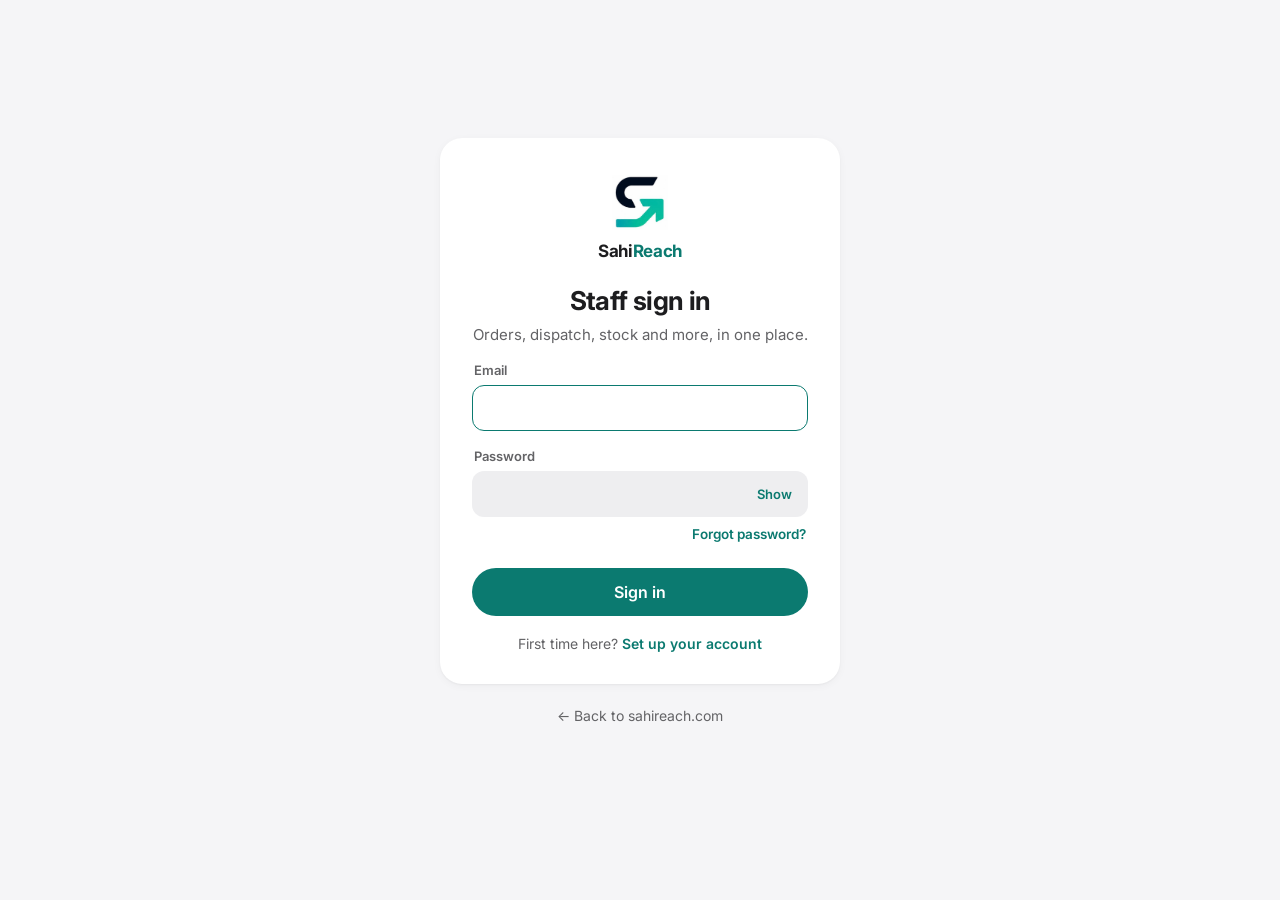
<file: staff-login/index.html>
<!doctype html>
<html lang="en">
<head>
<meta charset="utf-8">
<meta name="viewport" content="width=device-width, initial-scale=1, viewport-fit=cover">
<meta name="robots" content="noindex, nofollow">
<meta name="referrer" content="same-origin">
<title>SahiReach Staff</title>
<meta name="theme-color" content="#f5f5f7" media="(prefers-color-scheme: light)">
<meta name="theme-color" content="#0e0e10" media="(prefers-color-scheme: dark)">
<meta name="mobile-web-app-capable" content="yes">
<meta name="apple-mobile-web-app-capable" content="yes">
<meta name="apple-mobile-web-app-title" content="SahiReach">
<meta name="apple-mobile-web-app-status-bar-style" content="default">
<link rel="icon" href="/favicon.ico" sizes="any">
<link rel="apple-touch-icon" href="/apple-touch-icon.png">
<link rel="preconnect" href="https://fonts.googleapis.com">
<link rel="preconnect" href="https://fonts.gstatic.com" crossorigin>
<link rel="stylesheet" href="https://fonts.googleapis.com/css2?family=Inter:wght@400;500;600;700&display=swap">
<link rel="stylesheet" href="/staff-login/app.css?v=9100d18304">
<style>
/* Sign-in screen. Everything behind it (the tool and its data) only arrives after sign-in. */
.app[hidden], .tabbar[hidden] { display: none !important; }
.gate { position: fixed; inset: 0; overflow-y: auto; -webkit-overflow-scrolling: touch; display: flex; flex-direction: column; align-items: center;
  padding: max(24px, env(safe-area-inset-top)) max(16px, env(safe-area-inset-right)) max(24px, env(safe-area-inset-bottom)) max(16px, env(safe-area-inset-left)); background: var(--bg); z-index: 50; }
.gate::before, .gate::after { content: ""; flex: 1 1 24px; }
.gate::after { flex-grow: 1.4; }
.gate-card { width: 100%; max-width: 400px; background: var(--surface); border-radius: var(--r-xl); box-shadow: var(--shadow-1); padding: 36px 32px 30px; text-align: center; flex: none; }
.gate-logo { width: 56px; height: 56px; object-fit: contain; display: block; margin: 0 auto 10px; }
.gate-brand { font-size: 17px; font-weight: 700; letter-spacing: -0.02em; }
.gate-brand span { color: var(--tint); }
.gate h1 { font-size: 26px; line-height: 1.15; font-weight: 700; letter-spacing: -0.025em; margin-top: 22px; }
.gate-sub { color: var(--ink-2); font-size: 15px; margin-top: 8px; text-wrap: balance; }
.gate form { text-align: left; }
.gate form h1, .gate form .gate-sub { text-align: center; }
#g-load .gate-error { text-align: left; }
.fld { display: block; margin-top: 16px; }
.fld > span:first-child { display: block; font-size: 13px; font-weight: 600; color: var(--ink-2); margin: 0 2px 6px; }
.gate .input { height: 46px; font-size: 16px; padding: 0 14px; border-radius: var(--r-md); }
.fld .hint { display: block; font-size: 12.5px; color: var(--ink-3); margin: 6px 2px 0; font-weight: 400; }
.pw { position: relative; display: block; }
.pw .input { padding-right: 64px; }
.pw-toggle { position: absolute; right: 6px; top: 6px; height: 34px; padding: 0 10px; border-radius: 8px; font-size: 13px; font-weight: 600; color: var(--tint); }
.pw-toggle:hover { background: var(--fill-2); }
#su-code { font-family: var(--mono); letter-spacing: 0.06em; text-transform: uppercase; }
#su-code::placeholder { letter-spacing: 0.02em; }
.gate-go { width: 100%; margin-top: 24px; }
.gate-go[disabled] { opacity: 0.6; }
.gate-alt { text-align: center; color: var(--ink-2); font-size: 14px; margin-top: 18px; }
.linkish { color: var(--tint); font-weight: 600; font-size: inherit; }
.linkish:hover { text-decoration: underline; }
.gate-forgot { text-align: right; margin: 8px 2px 0; font-size: 13.5px; }
.gate-ok { margin-top: 18px; background: var(--good-soft); color: var(--good); border-radius: var(--r-md); padding: 11px 14px; font-size: 14px; font-weight: 500; }
.gate-error { margin-top: 18px; background: var(--bad-soft); color: var(--bad); border-radius: var(--r-md); padding: 11px 14px; font-size: 14px; font-weight: 500; }
.gate-state { padding: 26px 0 8px; color: var(--ink-2); font-size: 15px; }
.gate-state .btn { margin-top: 18px; }
.spinner { width: 26px; height: 26px; margin: 0 auto 14px; border-radius: 50%; border: 2.5px solid var(--fill); border-top-color: var(--tint); animation: gate-spin 0.8s linear infinite; }
@keyframes gate-spin { to { transform: rotate(360deg); } }
.gate-back { margin-top: 22px; font-size: 14px; color: var(--ink-2); flex: none; }
.gate-back:hover { color: var(--ink); }
@media (max-width: 440px) { .gate-card { padding: 30px 22px 26px; } .gate h1 { font-size: 24px; } }
@media (prefers-reduced-motion: reduce) { .spinner { animation-duration: 2.4s; } }
</style>
</head>
<body>
<div class="gate" id="gate">
  <div class="gate-card">
    <img class="gate-logo" src="/logo.png" alt="" width="56" height="56">
    <div class="gate-brand">Sahi<span>Reach</span></div>

    <div class="gate-state" id="g-wait"><div class="spinner"></div><div id="g-wait-msg">Checking your sign-in…</div></div>

    <div class="gate-state" id="g-retry" hidden><div id="g-retry-msg"></div><button class="btn btn-primary" type="button" id="g-retry-go">Try again</button><div><button class="linkish" type="button" id="g-retry-out" style="margin-top:14px;font-size:14px">Sign out</button></div></div>

    <div id="g-load" hidden>
      <h1>Load your workspace</h1>
      <p class="gate-sub">One-time step. Choose the workspace file you were sent. It is saved in your private database, never on the website.</p>
      <div class="gate-error" id="ld-err" role="alert" hidden></div>
      <input type="file" id="ld-file" accept=".json,application/json" hidden>
      <button class="btn btn-primary btn-lg gate-go" type="button" id="ld-go">Choose workspace file</button>
      <p class="gate-alt"><button type="button" class="linkish" id="ld-out">Sign out</button></p>
    </div>

    <form id="g-signin" hidden novalidate>
      <h1>Staff sign in</h1>
      <p class="gate-sub">Orders, dispatch, stock and more, in one place.</p>
      <div class="gate-error" id="si-err" role="alert" hidden></div>
      <label class="fld"><span>Email</span><input class="input" id="si-email" name="email" type="email" autocomplete="username" inputmode="email" autocapitalize="none" spellcheck="false" required></label>
      <label class="fld"><span>Password</span><span class="pw"><input class="input" id="si-pass" name="password" type="password" autocomplete="current-password" required><button type="button" class="pw-toggle" data-for="si-pass" aria-label="Show password">Show</button></span></label>
      <p class="gate-forgot"><button type="button" class="linkish" data-mode="forgot">Forgot password?</button></p>
      <button class="btn btn-primary btn-lg gate-go" type="submit" id="si-go">Sign in</button>
      <p class="gate-alt">First time here? <button type="button" class="linkish" data-mode="setup">Set up your account</button></p>
    </form>

    <form id="g-setup" hidden novalidate>
      <h1>Set up your account</h1>
      <p class="gate-sub">You need the one-time setup code you were given.</p>
      <div class="gate-error" id="su-err" role="alert" hidden></div>
      <label class="fld"><span>Your name</span><input class="input" id="su-name" name="name" type="text" autocomplete="name" autocapitalize="words" maxlength="80" required></label>
      <label class="fld"><span>Email</span><input class="input" id="su-email" name="email" type="email" autocomplete="username" inputmode="email" autocapitalize="none" spellcheck="false" required></label>
      <label class="fld"><span>Choose a password</span><span class="pw"><input class="input" id="su-pass" name="new-password" type="password" autocomplete="new-password" minlength="8" maxlength="72" required><button type="button" class="pw-toggle" data-for="su-pass" aria-label="Show password">Show</button></span><span class="hint">At least 8 characters.</span></label>
      <label class="fld"><span>Setup code</span><input class="input" id="su-code" name="setup-code" type="text" autocomplete="off" autocapitalize="characters" autocorrect="off" spellcheck="false" placeholder="XXXX-XXXX-XXXX-XXXX" maxlength="24" required></label>
      <button class="btn btn-primary btn-lg gate-go" type="submit" id="su-go">Create account</button>
      <p class="gate-alt">Already set up? <button type="button" class="linkish" data-mode="signin">Sign in</button></p>
    </form>

    <form id="g-forgot" hidden novalidate>
      <h1>Reset your password</h1>
      <p class="gate-sub">Enter the email you sign in with. We will send you a link to choose a new password.</p>
      <div class="gate-error" id="fp-err" role="alert" hidden></div>
      <div class="gate-ok" id="fp-ok" role="status" hidden></div>
      <label class="fld"><span>Email</span><input class="input" id="fp-email" name="email" type="email" autocomplete="username" inputmode="email" autocapitalize="none" spellcheck="false" required></label>
      <button class="btn btn-primary btn-lg gate-go" type="submit" id="fp-go">Send reset link</button>
      <p class="gate-alt">Remembered it? <button type="button" class="linkish" data-mode="signin">Sign in</button></p>
    </form>

    <form id="g-reset" hidden novalidate>
      <h1>Choose a new password</h1>
      <p class="gate-sub">You will be signed in straight after.</p>
      <div class="gate-error" id="rp-err" role="alert" hidden></div>
      <input type="text" name="username" autocomplete="username" hidden>
      <label class="fld"><span>New password</span><span class="pw"><input class="input" id="rp-pass" name="new-password" type="password" autocomplete="new-password" minlength="8" maxlength="72" required><button type="button" class="pw-toggle" data-for="rp-pass" aria-label="Show password">Show</button></span><span class="hint">At least 8 characters.</span></label>
      <label class="fld"><span>Type it again</span><input class="input" id="rp-pass2" name="confirm-password" type="password" autocomplete="new-password" maxlength="72" required></label>
      <button class="btn btn-primary btn-lg gate-go" type="submit" id="rp-go">Save new password</button>
      <p class="gate-alt"><button type="button" class="linkish" data-mode="forgot">Send me a new link</button> · <button type="button" class="linkish" data-mode="signin">Sign in</button></p>
    </form>
  </div>
  <a class="gate-back" href="/">← Back to sahireach.com</a>
</div>

<div class="app" id="app" hidden>
  <aside class="sidebar" id="sidebar" aria-label="Main navigation"></aside>
  <main class="main" id="main"><div id="view"></div></main>
</div>
<nav class="tabbar" id="tabbar" aria-label="Main navigation" hidden></nav>
<div class="scrim" id="scrim" hidden data-act="closeSheet"></div>
<aside class="sheet" id="sheet" hidden aria-label="Details"></aside>
<div id="modal-root"></div>
<div class="toasts" id="toasts" aria-live="polite"></div>

<script>
(function () {
  "use strict";
  var SB = "https://rfkxgfpoecugcubshwvv.supabase.co";
  var KEY = "sb_publishable_vYObsiaY6R2Zb_Yjf-a0hA_kKjo4w2Y";
  var STORE = "sr.staff.session";
  var $ = function (id) { return document.getElementById(id); };
  var session = null, refreshing = null;

  /* ---------- session ---------- */
  function load() { try { return JSON.parse(localStorage.getItem(STORE)) || null; } catch (e) { return null; } }
  function save(s) { session = s; try { if (s) localStorage.setItem(STORE, JSON.stringify(s)); else localStorage.removeItem(STORE); } catch (e) {} }
  function keep(t) { save({ access_token: t.access_token, refresh_token: t.refresh_token, expires_at: Math.floor(Date.now() / 1000) + (t.expires_in || 3600) }); return session; }

  async function call(path, body, token, method) {
    var res, headers = { apikey: KEY, "Content-Type": "application/json" };
    if (token) headers.Authorization = "Bearer " + token;
    try { res = await fetch(SB + path, { method: method || "POST", headers: headers, body: body == null ? undefined : typeof body === "string" ? body : JSON.stringify(body) }); }
    catch (e) { var ne = new Error("Could not reach the server. Check your internet connection and try again."); ne.network = true; throw ne; }
    var text = await res.text(), json = null;
    try { json = text ? JSON.parse(text) : null; } catch (e) {}
    if (!res.ok) {
      var er = new Error((json && (json.msg || json.message || json.error_description || json.error)) || "Something went wrong. Please try again.");
      er.status = res.status; er.code = json && (json.error_code || json.code); throw er;
    }
    return json;
  }
  function refresh() {
    if (!refreshing) {
      var rt = session && session.refresh_token;
      refreshing = call("/auth/v1/token?grant_type=refresh_token", { refresh_token: rt }).then(keep).finally(function () { refreshing = null; });
    }
    return refreshing;
  }
  async function authed(path, body, method) {
    if (!session) { var se = new Error("Please sign in again."); se.status = 401; throw se; }
    if (session.expires_at - Date.now() / 1000 < 90) await refresh();
    try { return await call(path, body, session.access_token, method); }
    catch (e) { if (e.status !== 401) throw e; await refresh(); return call(path, body, session.access_token, method); }
  }
  async function signOut(quiet) {
    var t = session && session.access_token; save(null);
    if (t) { try { await call("/auth/v1/logout?scope=local", null, t); } catch (e) {} }
    if (!quiet) location.reload();
  }

  /* ---------- screens ---------- */
  var PANELS = ["g-wait", "g-retry", "g-load", "g-signin", "g-setup", "g-forgot", "g-reset"];
  function panel(id) { PANELS.forEach(function (p) { $(p).hidden = p !== id; }); }
  function wait(msg) { $("g-wait-msg").textContent = msg; panel("g-wait"); }
  function showError(id, msg) { var el = $(id); el.textContent = msg || ""; el.hidden = !msg; }
  var FORMS = { signin: ["g-signin", "si-err"], setup: ["g-setup", "su-err"], forgot: ["g-forgot", "fp-err"], reset: ["g-reset", "rp-err"] };
  function form(mode, msg) {
    if (!FORMS[mode]) mode = "signin";
    panel(FORMS[mode][0]);
    Object.keys(FORMS).forEach(function (k) { showError(FORMS[k][1], k === mode ? msg : ""); });
    if (mode === "forgot") { $("fp-ok").hidden = true; $("fp-go").style.display = ""; if (!$("fp-email").value) $("fp-email").value = $("si-email").value; }
    var first = mode === "setup" ? $("su-name") : mode === "forgot" ? $("fp-email") : mode === "reset" ? $("rp-pass") : ($("si-email").value ? $("si-pass") : $("si-email"));
    if (window.matchMedia("(hover: hover)").matches) { try { first.focus(); } catch (e) {} }
  }
  function busy(btn, on, label) { btn.disabled = on; if (label) btn.textContent = label; }

  function firstName(me) { return String((me && me.name) || "").trim().split(/\s+/)[0]; }
  async function start() {
    wait("Opening your workspace…");
    var info = await authed("/rest/v1/rpc/staff_bootstrap", {});
    if (!info || !info.staff) { await signOut(true); form("signin", "This account does not have staff access. Ask the owner for a setup code."); return; }
    if (!info.ready) {
      if (info.me && info.me.role === "owner") { showError("ld-err", ""); panel("g-load"); return; }
      throw new Error("You are signed in, " + firstName(info.me) + ". The workspace has not been set up yet. Please check again later.");
    }
    var bundle = await authed("/rest/v1/rpc/staff_workspace_get", {});
    if (!bundle || typeof bundle.js !== "string" || !bundle.data) throw new Error("The workspace could not be opened. Please try again.");
    window.SR = {
      me: info.me, data: bundle.data, logo: "/logo.png", version: typeof bundle.version === "number" ? bundle.version : null, savedBy: bundle.saved_by || null, savedAt: bundle.saved_at || null,
      save: function (json, version) { return authed("/rest/v1/rpc/staff_workspace_save", '{"p_version":' + Number(version) + ',"p_data":' + json + "}"); },
      latest: function () { return authed("/rest/v1/rpc/staff_workspace_version", {}); },
      undoRecord: function (acts, ops) { return authed("/rest/v1/rpc/staff_undo_record", { p_acts: acts, p_ops: ops }); },
      undoGet: function (act) { return authed("/rest/v1/rpc/staff_undo_get", { p_act: act }); },
      undoActs: function (since) { return authed("/rest/v1/rpc/staff_undo_acts", { p_since: since }); },
      backupList: function () { return authed("/rest/v1/rpc/staff_backup_list", {}); },
      backupGet: function (id) { return authed("/rest/v1/rpc/staff_backup_get", { p_id: id }); },
      backupNow: function (note) { return authed("/rest/v1/rpc/staff_backup_now", { p_note: note || null }); },
      backupRestore: function (id) { return authed("/rest/v1/rpc/staff_backup_restore", { p_id: id }); }, xlsxSrc: "/staff-login/vendor/xlsx-0.18.5.full.min.js", xlsxStyleSrc: "/staff-login/vendor/xlsx-js-style-1.2.0.min.js", jspdfSrc: "/staff-login/vendor/jspdf-4.2.1.umd.min.js", jspdfAtSrc: "/staff-login/vendor/jspdf-autotable-5.0.9.min.js", pdfSrc: "/staff-login/vendor/pdf-3.11.174.min.js", pdfWorker: "/staff-login/vendor/pdf-3.11.174.worker.min.js",
      signOut: function () { signOut(false); },
      invite: function (role) { return authed("/rest/v1/rpc/staff_invite_create", { p_role: role || "staff" }); },
      teamFull: function () { return authed("/rest/v1/rpc/staff_team", {}); },
      setRole: function (id, role) { return authed("/rest/v1/rpc/staff_set_role", { p_user: id, p_role: role }); },
      changePassword: function (pw) { return authed("/auth/v1/user", { password: pw }, "PUT"); },
      sendReset: function (email) { return authed("/functions/v1/password-reset", { email: email }); },
      setActive: function (id, on) { return authed("/rest/v1/rpc/staff_set_active", { p_user: id, p_active: !!on }); },
      sendEmail: function (m) { return authed("/functions/v1/send-email", m); },
      readOrder: function (m) { return authed("/functions/v1/read-order", m); },
      team: function () { return authed("/rest/v1/staff?select=name,role&active=is.true&order=created_at", null, "GET"); },
      uploadWorkspace: async function (file) {
        var obj;
        try { obj = JSON.parse(await file.text()); } catch (e) { throw new Error("That file could not be read. Choose the workspace file you were sent (its name ends in .json)."); }
        if (!obj || obj.kind !== "sahireach-order-tool" || typeof obj.js !== "string" || !obj.data) throw new Error("That is not a SahiReach workspace file.");
        await authed("/rest/v1/rpc/staff_workspace_put", { p_bundle: obj });
      }
    };
    /* the screens' code comes from this site (it holds no business data); the data came from the database above */
    await new Promise(function (ok, bad) {
      var s = document.createElement("script"); s.src = "/staff-login/app.js?v=9100d18304";
      s.onload = function () { $("gate").remove(); $("app").hidden = false; $("tabbar").hidden = false; ok(); };
      s.onerror = function () { bad(new Error("Could not load the tool. Check your internet connection and try again.")); };
      document.body.appendChild(s);
    });
  }
  function startFailed(e) {
    if (e && (e.status === 400 || e.status === 401 || e.status === 403)) { save(null); form("signin", "Your sign-in has ended. Please sign in again."); return; }
    $("g-retry-msg").textContent = (e && e.message) || "Something went wrong. Please try again."; panel("g-retry");
  }
  function go() { start().catch(startFailed); }

  /* ---------- sign in ---------- */
  $("g-signin").addEventListener("submit", async function (ev) {
    ev.preventDefault();
    var email = $("si-email").value.trim(), pass = $("si-pass").value, btn = $("si-go");
    if (!email || !pass) { showError("si-err", "Enter your email and password."); return; }
    showError("si-err", ""); busy(btn, true, "Signing in…");
    try { keep(await call("/auth/v1/token?grant_type=password", { email: email, password: pass })); }
    catch (e) {
      busy(btn, false, "Sign in");
      showError("si-err", e.code === "invalid_credentials" ? "That email or password is not right. Check them and try again." : e.message);
      return;
    }
    busy(btn, false, "Sign in"); $("si-pass").value = ""; go();
  });

  /* ---------- first-time setup ---------- */
  $("su-code").addEventListener("input", function () {
    var raw = this.value.toUpperCase().replace(/[^A-Z0-9]/g, "").slice(0, 16);
    this.value = raw.replace(/(.{4})(?=.)/g, "$1-");
  });
  $("g-setup").addEventListener("submit", async function (ev) {
    ev.preventDefault();
    var name = $("su-name").value.trim(), email = $("su-email").value.trim(), pass = $("su-pass").value, code = $("su-code").value.trim(), btn = $("su-go");
    var problem = !name ? "Enter your name." : !/^[^@\s]+@[^@\s]+\.[^@\s]+$/.test(email) ? "Enter a valid email address." : pass.length < 8 ? "Choose a password with at least 8 characters." : code.replace(/[^A-Za-z0-9]/g, "").length !== 16 ? "Enter the 16-character setup code." : "";
    if (problem) { showError("su-err", problem); return; }
    showError("su-err", ""); busy(btn, true, "Creating your account…");
    try {
      await call("/rest/v1/rpc/staff_claim", { p_code: code, p_email: email, p_password: pass, p_name: name });
      keep(await call("/auth/v1/token?grant_type=password", { email: email, password: pass }));
    } catch (e) { busy(btn, false, "Create account"); showError("su-err", e.message); return; }
    busy(btn, false, "Create account"); $("su-pass").value = ""; $("su-code").value = ""; go();
  });

  /* ---------- forgotten password: email a link, then choose a new password ---------- */
  $("g-forgot").addEventListener("submit", async function (ev) {
    ev.preventDefault();
    var email = $("fp-email").value.trim(), btn = $("fp-go");
    if (!/^[^@\s]+@[^@\s]+\.[^@\s]+$/.test(email)) { showError("fp-err", "Enter a valid email address."); return; }
    showError("fp-err", ""); busy(btn, true, "Sending…");
    try { await call("/functions/v1/password-reset", { email: email }); }
    catch (e) { busy(btn, false, "Send reset link"); showError("fp-err", e.message); return; }
    busy(btn, false, "Send reset link"); btn.style.display = "none";
    $("fp-ok").textContent = "If " + email + " has a staff account, a reset link is on its way. Check your inbox (and spam). The link works once and expires in 1 hour."; $("fp-ok").hidden = false;
  });
  var resetToken = null, resetSigned = false;
  $("g-reset").addEventListener("submit", async function (ev) {
    ev.preventDefault();
    var p1 = $("rp-pass").value, p2 = $("rp-pass2").value, btn = $("rp-go");
    if (p1.length < 8) { showError("rp-err", "Choose a password with at least 8 characters."); return; }
    if (p1 !== p2) { showError("rp-err", "The two passwords are not the same."); return; }
    showError("rp-err", ""); busy(btn, true, "Saving…");
    if (!resetSigned) {
      try { keep(await call("/auth/v1/verify", { type: "recovery", token_hash: resetToken })); resetSigned = true; }
      catch (e) { busy(btn, false, "Save new password"); showError("rp-err", e.network ? e.message : "This link has expired or was already used. Send yourself a new one."); return; }
    }
    try { await call("/auth/v1/user", { password: p1 }, session.access_token, "PUT"); }
    catch (e) { busy(btn, false, "Save new password"); showError("rp-err", e.code === "same_password" ? "That is your current password. Choose a different one." : e.code === "weak_password" ? "That password is too easy to guess. Choose a longer one." : e.message); return; }
    busy(btn, false, "Save new password"); $("rp-pass").value = $("rp-pass2").value = ""; resetToken = null; resetSigned = false; go();
  });

  /* ---------- small controls ---------- */
  document.addEventListener("click", function (ev) {
    var t = ev.target.closest ? ev.target.closest("[data-mode], .pw-toggle") : null;
    if (!t || !$("gate")) return;
    if (t.dataset.mode) { form(t.dataset.mode); return; }
    var input = $(t.dataset.for), show = input.type === "password";
    input.type = show ? "text" : "password"; t.textContent = show ? "Hide" : "Show"; t.setAttribute("aria-label", show ? "Hide password" : "Show password");
  });
  /* ---------- owner: load the workspace file into the database (one time) ---------- */
  $("ld-go").addEventListener("click", function () { $("ld-file").click(); });
  $("ld-out").addEventListener("click", function () { signOut(true).then(function () { form("signin"); }); });
  $("ld-file").addEventListener("change", async function () {
    var f = this.files && this.files[0], btn = $("ld-go"); this.value = "";
    if (!f) return;
    showError("ld-err", ""); busy(btn, true, "Loading… please wait");
    try {
      var obj;
      try { obj = JSON.parse(await f.text()); } catch (e) { throw new Error("That file could not be read. Choose the workspace file you were sent (its name ends in .json)."); }
      if (!obj || obj.kind !== "sahireach-order-tool" || typeof obj.js !== "string" || !obj.data) throw new Error("That is not a SahiReach workspace file.");
      await authed("/rest/v1/rpc/staff_workspace_put", { p_bundle: obj });
    } catch (e) {
      busy(btn, false, "Choose workspace file");
      showError("ld-err", e.code === "PGRST202" ? "The database step has not been done yet. Do step 1 first, then try again." : e.message);
      return;
    }
    busy(btn, false, "Choose workspace file"); go();
  });
  $("g-retry-go").addEventListener("click", function () { if (session) go(); else form("signin"); });
  $("g-retry-out").addEventListener("click", function () { signOut(true).then(function () { form("signin"); }); });

  /* a password-reset link: #reset=<token> (read once, then taken out of the address bar) */
  function takeReset() {
    var rm = /^#reset=([^&]+)/.exec(location.hash); if (!rm) return false;
    resetToken = decodeURIComponent(rm[1]); resetSigned = false;
    try { history.replaceState(null, "", location.pathname + location.search); } catch (e) { location.hash = ""; }
    save(null); form("reset"); return true;
  }
  window.addEventListener("hashchange", function () { if (/^#reset=/.test(location.hash)) { if ($("gate")) takeReset(); else location.reload(); } });
  if (takeReset()) {} else {
    session = load();
    if (session && session.refresh_token) go(); else form(/[?&]setup\b/.test(location.search) ? "setup" : "signin");
  }
})();
</script>
</body>
</html>
</file>
<file: staff-login/app.css>
/* Layout: a calm macOS-style sidebar + one wide working column on desktop; on phones the
   sidebar becomes a bottom tab bar and every screen is a single scrolling column of grouped lists. */
:root {
  --bg: #f5f5f7;
  --surface: #ffffff;
  --surface-2: #fbfbfd;
  --chrome: rgba(245, 245, 247, 0.78);
  --fill: rgba(118, 118, 128, 0.12);
  --fill-2: rgba(118, 118, 128, 0.07);
  --ink: #1d1d1f;
  --ink-2: #636366;
  --ink-3: #8a8a8f;
  --hairline: rgba(60, 60, 67, 0.13);
  --tint: #0b7a70;
  --tint-fill: #0b7a70;
  --on-tint: #ffffff;
  --tint-soft: rgba(11, 122, 112, 0.1);
  --good: #1f7a36;
  --good-soft: rgba(52, 199, 89, 0.16);
  --warn: #a04a00;
  --warn-soft: rgba(255, 149, 0, 0.17);
  --bad: #c9001a;
  --bad-soft: rgba(255, 59, 48, 0.13);
  --info: #0064c8;
  --info-soft: rgba(0, 122, 255, 0.12);
  --s-gt: #1baf7a;
  --s-swiggy: #eb6834;
  --s-zepto: #6250d6;
  --s-prev: #c4c4c9;
  --grid: rgba(60, 60, 67, 0.1);
  --shadow-1: 0 1px 2px rgba(0, 0, 0, 0.04), 0 2px 8px rgba(0, 0, 0, 0.04);
  --shadow-2: 0 12px 40px rgba(0, 0, 0, 0.16), 0 2px 8px rgba(0, 0, 0, 0.06);
  --paper: #ffffff;
  --paper-ink: #1d1d1f;
  --font: -apple-system, BlinkMacSystemFont, "SF Pro Text", "SF Pro Display", "Inter", "Helvetica Neue", Arial, sans-serif;
  --mono: ui-monospace, "SF Mono", Menlo, Consolas, monospace;
  --r-xl: 22px;
  --r-lg: 16px;
  --r-md: 12px;
  --r-sm: 9px;
  --ease: cubic-bezier(0.2, 0.8, 0.2, 1);
}
@media (prefers-color-scheme: dark) {
  :root:not([data-theme="light"]) {
    --bg: #0e0e10; --surface: #1c1c1e; --surface-2: #232326; --chrome: rgba(22, 22, 24, 0.78);
    --fill: rgba(118, 118, 128, 0.26); --fill-2: rgba(118, 118, 128, 0.16);
    --ink: #f5f5f7; --ink-2: #a8a8ad; --ink-3: #85858b; --hairline: rgba(110, 110, 118, 0.36);
    --tint: #4fd8ca; --tint-fill: #0e8479; --on-tint: #ffffff; --tint-soft: rgba(79, 216, 202, 0.14);
    --good: #4cd964; --good-soft: rgba(52, 199, 89, 0.2); --warn: #ffb340; --warn-soft: rgba(255, 159, 10, 0.2);
    --bad: #ff6961; --bad-soft: rgba(255, 69, 58, 0.2); --info: #5eb0ff; --info-soft: rgba(10, 132, 255, 0.2);
    --s-gt: #199e70; --s-swiggy: #d95926; --s-zepto: #9085e9; --s-prev: #56565c; --grid: rgba(120, 120, 128, 0.22);
    --shadow-1: 0 1px 2px rgba(0, 0, 0, 0.3); --shadow-2: 0 16px 48px rgba(0, 0, 0, 0.6);
    color-scheme: dark;
  }
}
:root[data-theme="dark"] {
  --bg: #0e0e10; --surface: #1c1c1e; --surface-2: #232326; --chrome: rgba(22, 22, 24, 0.78);
  --fill: rgba(118, 118, 128, 0.26); --fill-2: rgba(118, 118, 128, 0.16);
  --ink: #f5f5f7; --ink-2: #a8a8ad; --ink-3: #85858b; --hairline: rgba(110, 110, 118, 0.36);
  --tint: #4fd8ca; --tint-fill: #0e8479; --on-tint: #ffffff; --tint-soft: rgba(79, 216, 202, 0.14);
  --good: #4cd964; --good-soft: rgba(52, 199, 89, 0.2); --warn: #ffb340; --warn-soft: rgba(255, 159, 10, 0.2);
  --bad: #ff6961; --bad-soft: rgba(255, 69, 58, 0.2); --info: #5eb0ff; --info-soft: rgba(10, 132, 255, 0.2);
  --s-gt: #199e70; --s-swiggy: #d95926; --s-zepto: #9085e9; --s-prev: #56565c; --grid: rgba(120, 120, 128, 0.22);
  --shadow-1: 0 1px 2px rgba(0, 0, 0, 0.3); --shadow-2: 0 16px 48px rgba(0, 0, 0, 0.6);
  color-scheme: dark;
}

*, *::before, *::after { box-sizing: border-box; }
html, body { height: 100%; }
body {
  margin: 0; background: var(--bg); color: var(--ink); font-family: var(--font); font-size: 15px; line-height: 1.4;
  -webkit-font-smoothing: antialiased; text-rendering: optimizeLegibility; overflow: hidden;
}
button, input, select, textarea { font: inherit; color: inherit; }
button { cursor: pointer; border: 0; background: none; padding: 0; }
a { color: var(--tint); text-decoration: none; }
h1, h2, h3, p { margin: 0; }
:focus-visible { outline: 2px solid var(--tint); outline-offset: 2px; border-radius: 6px; }
svg.ic { width: 20px; height: 20px; fill: none; stroke: currentColor; stroke-width: 1.75; stroke-linecap: round; stroke-linejoin: round; flex: none; }
svg.ic.sm { width: 16px; height: 16px; }
svg.ic.lg { width: 24px; height: 24px; }
.num { font-variant-numeric: tabular-nums; }
.muted { color: var(--ink-2); }
.dim { color: var(--ink-3); }
.mono { font-family: var(--mono); font-size: 0.86em; letter-spacing: -0.01em; }
.nowrap { white-space: nowrap; }
.right { text-align: right; }
.grow { flex: 1; min-width: 0; }
.stack { display: flex; flex-direction: column; }
.hstack { display: flex; align-items: center; }
.wrap { flex-wrap: wrap; }
.gap-4 { gap: 4px; } .gap-6 { gap: 6px; } .gap-8 { gap: 8px; } .gap-10 { gap: 10px; } .gap-12 { gap: 12px; } .gap-16 { gap: 16px; } .gap-20 { gap: 20px; } .gap-24 { gap: 24px; }
.between { justify-content: space-between; }
.clip { overflow: hidden; text-overflow: ellipsis; white-space: nowrap; }

/* ---------- shell ---------- */
.app { display: grid; grid-template-columns: 244px minmax(0, 1fr); height: 100%; }
.sidebar {
  display: flex; flex-direction: column; gap: 4px; padding: 18px 12px 14px; border-right: 1px solid var(--hairline);
  background: var(--chrome); backdrop-filter: saturate(180%) blur(22px); -webkit-backdrop-filter: saturate(180%) blur(22px);
  overflow-y: auto;
}
.brand { display: flex; align-items: center; gap: 10px; padding: 4px 10px 16px; }
.brand img { width: 30px; height: 30px; object-fit: contain; border-radius: 7px; background: #fff; padding: 2px; }
.brand-name { font-size: 17px; font-weight: 700; letter-spacing: -0.02em; }
.brand-name span { color: var(--tint); }
.brand-sub { font-size: 11.5px; color: var(--ink-2); margin-top: -2px; }
.nav-label { font-size: 11.5px; font-weight: 600; color: var(--ink-3); padding: 14px 10px 5px; letter-spacing: 0.01em; }
.nav-item {
  display: flex; align-items: center; gap: 10px; width: 100%; padding: 8px 10px; border-radius: var(--r-sm); font-size: 14.5px;
  font-weight: 500; color: var(--ink); text-align: left; transition: background 0.15s var(--ease);
}
.nav-item svg { color: var(--tint); }
.nav-item:hover { background: var(--fill-2); }
.nav-item[aria-current="page"] { background: var(--fill); font-weight: 600; }
.nav-badge { margin-left: auto; font-size: 12px; font-weight: 600; color: var(--ink-2); background: var(--fill); padding: 1px 8px; border-radius: 99px; }
.nav-badge.hot { background: var(--tint-fill); color: var(--on-tint); }
.side-foot { margin-top: auto; padding-top: 12px; }
.me { display: flex; align-items: center; gap: 10px; padding: 8px 10px; border-radius: var(--r-sm); }
.me-btn { width: 100%; cursor: pointer; transition: background 0.15s; }
.me-btn:hover { background: var(--fill); }
.avatar { width: 30px; height: 30px; border-radius: 50%; background: var(--tint-fill); color: var(--on-tint); display: grid; place-items: center; font-weight: 700; font-size: 13px; flex: none; }
.avatar.lg { width: 44px; height: 44px; font-size: 16px; }
.avatar.soft { background: var(--tint-soft); color: var(--tint); }

.main { min-width: 0; height: 100%; overflow-y: auto; overflow-x: hidden; scroll-behavior: smooth; -webkit-overflow-scrolling: touch; }
.page { max-width: 1180px; margin: 0 auto; padding-block: 26px 80px; padding-left: max(32px, env(safe-area-inset-left, 0px)); padding-right: max(32px, env(safe-area-inset-right, 0px)); display: flex; flex-direction: column; gap: 22px; }
.page.narrow { max-width: 880px; }
/* dashboard filters */
.filters { display: flex; flex-wrap: wrap; gap: 8px; align-items: center; margin-top: -6px; }
.fsel { position: relative; display: inline-flex; align-items: center; }
.fsel > svg.ic { position: absolute; left: 12px; color: var(--ink-2); pointer-events: none; }
.fsel .select { height: 36px; width: auto; border-radius: 99px; padding-left: 34px; padding-right: 32px; font-size: 14px; font-weight: 600; background-color: var(--surface); box-shadow: var(--shadow-1); border: 1px solid var(--hairline); cursor: pointer; }
.fdates { display: inline-flex; align-items: center; gap: 6px; }
.fdates .input { height: 36px; width: auto; border-radius: 99px; font-size: 14px; background: var(--surface); border: 1px solid var(--hairline); padding: 0 12px; }
@media (max-width: 960px) { .filters { gap: 6px; } .fsel, .fsel .select { flex: 1 1 auto; } .fdates { width: 100%; } .fdates .input { flex: 1; min-width: 0; } }
/* editable pick list */
.matrix input.pick-in { width: 58px; height: 30px; text-align: right; font-variant-numeric: tabular-nums; border-radius: 7px; border: 1px solid var(--hairline); background: var(--surface); padding: 0 6px; font-size: 14px; }
.matrix input.pick-in.changed { border-color: var(--warn); background: var(--warn-soft); }
.matrix td.edit-cell { padding-top: 4px; padding-bottom: 4px; }
.page-head { display: flex; align-items: flex-end; justify-content: space-between; gap: 16px; flex-wrap: wrap; }
.eyebrow { font-size: 13.5px; font-weight: 600; color: var(--ink-2); }
.title { font-size: 34px; line-height: 1.1; font-weight: 700; letter-spacing: -0.028em; text-wrap: balance; }
.subtitle { font-size: 15.5px; color: var(--ink-2); margin-top: 6px; max-width: 62ch; }
.head-actions { display: flex; gap: 10px; align-items: center; flex-wrap: wrap; }
.section-title { font-size: 21px; font-weight: 700; letter-spacing: -0.02em; }
.section-sub { font-size: 13.5px; color: var(--ink-2); margin-top: 2px; }
.sec-head { display: flex; align-items: flex-end; justify-content: space-between; gap: 12px; flex-wrap: wrap; }
.back { display: inline-flex; align-items: center; gap: 2px; color: var(--tint); font-weight: 500; font-size: 15px; margin-left: -6px; }

/* ---------- buttons & controls ---------- */
.btn { display: inline-flex; align-items: center; justify-content: center; gap: 7px; height: 38px; padding: 0 16px; border-radius: 99px; font-size: 14.5px; font-weight: 600; white-space: nowrap; transition: transform 0.12s var(--ease), background 0.15s, opacity 0.15s; }
.btn:active { transform: scale(0.97); }
.btn-primary { background: var(--tint-fill); color: var(--on-tint); }
.btn-primary:hover { opacity: 0.9; }
.btn-secondary { background: var(--fill); color: var(--ink); }
.btn-secondary:hover { background: var(--fill-2); }
.btn-tint { background: var(--tint-soft); color: var(--tint); }
.btn-plain { color: var(--tint); padding: 0 6px; height: 32px; }
.btn-danger { background: var(--bad-soft); color: var(--bad); }
.btn-lg { height: 48px; padding: 0 22px; font-size: 16px; }
.btn-sm { height: 30px; padding: 0 12px; font-size: 13px; }
.btn-block { width: 100%; }
.btn[disabled] { opacity: 0.4; pointer-events: none; }
.icon-btn { width: 34px; height: 34px; display: inline-grid; place-items: center; border-radius: 50%; color: var(--ink-2); transition: background 0.15s; flex: none; }
.icon-btn:hover { background: var(--fill); color: var(--ink); }
.seg { display: inline-flex; background: var(--fill); border-radius: 10px; padding: 2px; gap: 1px; max-width: 100%; overflow-x: auto; scrollbar-width: none; }
.seg::-webkit-scrollbar { display: none; }
.seg button { padding: 6px 14px; border-radius: 8px; font-size: 13.5px; font-weight: 500; color: var(--ink); white-space: nowrap; display: inline-flex; gap: 6px; align-items: center; transition: background 0.18s var(--ease); }
.seg button[aria-pressed="true"] { background: var(--surface); box-shadow: 0 1px 3px rgba(0, 0, 0, 0.12), 0 0 0 0.5px rgba(0, 0, 0, 0.04); font-weight: 600; }
.seg .count { color: var(--ink-2); font-weight: 500; font-size: 12.5px; }
.input, .select { height: 40px; width: 100%; border-radius: var(--r-sm); border: 1px solid transparent; background: var(--fill); padding: 0 12px; font-size: 15px; outline: none; transition: border-color 0.15s, background 0.15s; min-width: 0; }
.input:focus, .select:focus { border-color: var(--tint); background: var(--surface); }
.input.sm, .select.sm { height: 34px; font-size: 14px; }
.input.num-in { text-align: right; font-variant-numeric: tabular-nums; }
textarea.input { height: auto; padding: 10px 12px; resize: vertical; }
.select { appearance: none; -webkit-appearance: none; padding-right: 30px; background-image: url("data:image/svg+xml,%3Csvg xmlns='http://www.w3.org/2000/svg' width='12' height='12' viewBox='0 0 24 24' fill='none' stroke='%238a8a8f' stroke-width='3' stroke-linecap='round' stroke-linejoin='round'%3E%3Cpath d='m5 9 7 7 7-7'/%3E%3C/svg%3E"); background-repeat: no-repeat; background-position: right 10px center; }
.search { position: relative; flex: 1; min-width: 180px; }
.search svg { position: absolute; left: 11px; top: 50%; transform: translateY(-50%); color: var(--ink-3); pointer-events: none; }
.search .input { padding-left: 36px; border-radius: 11px; }
.label { font-size: 13px; font-weight: 500; color: var(--ink-2); margin-bottom: 6px; display: block; }
.field { display: flex; flex-direction: column; min-width: 0; }
.form-grid { display: grid; grid-template-columns: repeat(2, minmax(0, 1fr)); gap: 14px 16px; }
.form-grid .full { grid-column: 1 / -1; }
.stepper { display: inline-flex; align-items: center; background: var(--fill); border-radius: 10px; height: 38px; }
.stepper button { width: 34px; height: 100%; display: grid; place-items: center; color: var(--tint); border-radius: 10px; }
.stepper button:active { background: var(--fill); }
.stepper input { width: 46px; height: 100%; border: 0; background: transparent; text-align: center; font-weight: 600; font-size: 15.5px; outline: none; font-variant-numeric: tabular-nums; -moz-appearance: textfield; }
.stepper input::-webkit-outer-spin-button, .stepper input::-webkit-inner-spin-button { -webkit-appearance: none; margin: 0; }
.check { width: 22px; height: 22px; border-radius: 50%; border: 1.75px solid var(--ink-3); display: grid; place-items: center; flex: none; color: transparent; transition: all 0.15s var(--ease); }
.check[aria-checked="true"] { background: var(--tint-fill); border-color: var(--tint-fill); color: var(--on-tint); }
.check svg { width: 14px; height: 14px; stroke-width: 2.6; }
.toggle { width: 46px; height: 28px; border-radius: 99px; background: var(--fill); position: relative; transition: background 0.2s; flex: none; }
.toggle::after { content: ""; position: absolute; top: 2px; left: 2px; width: 24px; height: 24px; border-radius: 50%; background: #fff; box-shadow: 0 2px 4px rgba(0, 0, 0, 0.2); transition: transform 0.2s var(--ease); }
.toggle[aria-checked="true"] { background: var(--good); }
:root .toggle[aria-checked="true"] { background: #34c759; }
.toggle[aria-checked="true"]::after { transform: translateX(18px); }

/* ---------- surfaces ---------- */
.card { background: var(--surface); border-radius: var(--r-xl); box-shadow: var(--shadow-1); min-width: 0; }
.card-pad { padding: 20px 22px; }
.card-head { display: flex; align-items: flex-start; justify-content: space-between; gap: 12px; padding: 18px 22px 0; }
.card-title { font-size: 17px; font-weight: 650; letter-spacing: -0.015em; }
.card-sub { font-size: 13px; color: var(--ink-2); margin-top: 2px; }
.group { background: var(--surface); border-radius: var(--r-lg); box-shadow: var(--shadow-1); overflow: hidden; }
.row { display: flex; align-items: center; gap: 12px; padding: 12px 18px; position: relative; min-width: 0; width: 100%; text-align: left; }
.row + .row::before { content: ""; position: absolute; top: 0; left: 18px; right: 0; height: 1px; background: var(--hairline); }
button.row:hover, a.row:hover, .row.tap:hover { background: var(--fill-2); }
.row-title { font-weight: 600; font-size: 15px; letter-spacing: -0.01em; }
.row-sub { font-size: 13px; color: var(--ink-2); margin-top: 1px; }
.row-end { margin-left: auto; text-align: right; flex: none; display: flex; align-items: center; gap: 10px; }
.row-value { font-weight: 600; font-variant-numeric: tabular-nums; }
.row .chev { color: var(--ink-3); }
.group-label { font-size: 13px; font-weight: 600; color: var(--ink-2); padding: 0 6px 8px; display: flex; justify-content: space-between; gap: 10px; }
.kv { display: grid; grid-template-columns: repeat(auto-fit, minmax(150px, 1fr)); gap: 16px 20px; }
.kv .k { font-size: 12.5px; color: var(--ink-2); }
.kv .v { font-size: 15px; font-weight: 600; margin-top: 2px; }
.pill { display: inline-flex; align-items: center; gap: 6px; font-size: 12.5px; font-weight: 600; padding: 3px 10px; border-radius: 99px; background: var(--fill); color: var(--ink-2); white-space: nowrap; }
.pill::before { content: ""; width: 6px; height: 6px; border-radius: 50%; background: currentColor; }
.pill.plain::before { display: none; }
.pill.good { background: var(--good-soft); color: var(--good); }
.pill.warn { background: var(--warn-soft); color: var(--warn); }
.pill.bad { background: var(--bad-soft); color: var(--bad); }
.pill.info { background: var(--info-soft); color: var(--info); }
.pill.tint { background: var(--tint-soft); color: var(--tint); }
.chip { display: inline-flex; align-items: center; gap: 6px; font-size: 13px; font-weight: 500; padding: 5px 12px; border-radius: 99px; background: var(--fill); color: var(--ink); white-space: nowrap; }
button.chip[aria-pressed="true"] { background: var(--ink); color: var(--bg); }
.chips { display: flex; gap: 8px; overflow-x: auto; scrollbar-width: none; padding-bottom: 2px; }
.chips::-webkit-scrollbar { display: none; }
.delta { display: inline-flex; align-items: center; gap: 3px; font-size: 13px; font-weight: 600; }
.delta.up { color: var(--good); } .delta.down { color: var(--bad); } .delta.flat { color: var(--ink-2); }
.banner { display: flex; gap: 12px; align-items: flex-start; padding: 12px 16px; border-radius: var(--r-md); font-size: 14px; }
.banner.warn { background: var(--warn-soft); color: var(--warn); }
.banner.bad { background: var(--bad-soft); color: var(--bad); }
.banner.info { background: var(--info-soft); color: var(--info); }
.banner.tint { background: var(--tint-soft); color: var(--tint); }
.banner b { font-weight: 650; }
.empty { text-align: center; padding: 44px 20px; color: var(--ink-2); }
.empty .big { font-size: 17px; font-weight: 650; color: var(--ink); margin-bottom: 4px; }
.divider { height: 1px; background: var(--hairline); margin: 4px 0; }

/* ---------- tiles ---------- */
.tiles { display: grid; grid-template-columns: repeat(auto-fit, minmax(210px, 1fr)); gap: 14px; }
.tile { background: var(--surface); border-radius: var(--r-lg); box-shadow: var(--shadow-1); padding: 16px 18px; text-align: left; display: flex; flex-direction: column; gap: 4px; min-width: 0; transition: transform 0.15s var(--ease); }
button.tile:hover { transform: translateY(-1px); }
.tile-label { font-size: 13px; font-weight: 550; color: var(--ink-2); display: flex; align-items: center; justify-content: space-between; gap: 6px; }
.tile-value { font-size: 27px; font-weight: 700; letter-spacing: -0.03em; line-height: 1.15; }
.tile-value small { font-size: 15px; font-weight: 600; color: var(--ink-2); letter-spacing: 0; margin-left: 2px; }
.tile-sub { font-size: 12.5px; color: var(--ink-2); line-height: 1.35; }
.hero { display: grid; grid-template-columns: minmax(0, 0.9fr) minmax(0, 1.4fr); gap: 0; }
.hero-left { padding: 24px 26px; display: flex; flex-direction: column; gap: 6px; justify-content: center; }
.hero-figure { font-size: 54px; font-weight: 700; letter-spacing: -0.04em; line-height: 1.02; }
.hero-figure small { font-size: 24px; font-weight: 600; letter-spacing: -0.01em; color: var(--ink-2); margin-left: 4px; }
.hero-right { padding: 18px 22px 12px 8px; min-width: 0; }
.attn { display: grid; grid-template-columns: repeat(auto-fit, minmax(240px, 1fr)); gap: 12px; }
.attn-card { background: var(--surface); border-radius: var(--r-lg); box-shadow: var(--shadow-1); padding: 14px 16px; display: flex; gap: 12px; align-items: flex-start; text-align: left; min-width: 0; }
.attn-card:hover { background: var(--surface-2); }
.attn-ic { width: 34px; height: 34px; border-radius: 10px; display: grid; place-items: center; flex: none; }
.attn-ic.warn { background: var(--warn-soft); color: var(--warn); }
.attn-ic.bad { background: var(--bad-soft); color: var(--bad); }
.attn-ic.info { background: var(--info-soft); color: var(--info); }
.attn-ic.tint { background: var(--tint-soft); color: var(--tint); }
.attn-title { font-weight: 650; font-size: 14.5px; letter-spacing: -0.01em; }
.attn-sub { font-size: 13px; color: var(--ink-2); margin-top: 1px; }
.grid-2 { display: grid; grid-template-columns: repeat(2, minmax(0, 1fr)); gap: 16px; }
.grid-3 { display: grid; grid-template-columns: repeat(3, minmax(0, 1fr)); gap: 16px; }
.split { display: grid; grid-template-columns: minmax(0, 1fr) 340px; gap: 20px; align-items: start; }
.sticky { position: sticky; top: 18px; }

/* ---------- data grid ---------- */
.dg { background: var(--surface); border-radius: var(--r-lg); box-shadow: var(--shadow-1); overflow: hidden; }
.dg-row { display: grid; grid-template-columns: var(--cols); gap: 14px; align-items: center; padding: 11px 18px; position: relative; min-width: 0; width: 100%; text-align: left; font-size: 14.5px; }
.dg-row + .dg-row::before { content: ""; position: absolute; top: 0; left: 18px; right: 0; height: 1px; background: var(--hairline); }
.dg-head { font-size: 12px; font-weight: 600; color: var(--ink-2); padding-top: 12px; padding-bottom: 9px; background: var(--surface-2); letter-spacing: 0.01em; }
button.dg-row:hover { background: var(--fill-2); }
.dg-row > * { min-width: 0; }
.dg .r { text-align: right; font-variant-numeric: tabular-nums; }
.dg .strong { font-weight: 600; }
.bar-cell { display: flex; align-items: center; gap: 8px; }
.meter { height: 6px; border-radius: 99px; background: var(--fill); flex: 1; overflow: hidden; min-width: 30px; }
.meter i { display: block; height: 100%; border-radius: 99px; background: var(--s-gt); }
.meter.warn i { background: #ff9f0a; } .meter.bad i { background: #ff453a; } .meter.prev i { background: var(--s-prev); }
.table-wrap { overflow-x: auto; border-radius: var(--r-lg); background: var(--surface); box-shadow: var(--shadow-1); }
table.t { border-collapse: collapse; width: 100%; font-size: 14px; }
table.t th { text-align: left; font-size: 12px; font-weight: 600; color: var(--ink-2); padding: 11px 14px 9px; background: var(--surface-2); white-space: nowrap; position: sticky; top: 0; }
table.t td { padding: 10px 14px; border-top: 1px solid var(--hairline); vertical-align: middle; }
table.t .r { text-align: right; font-variant-numeric: tabular-nums; }
table.t tr.total td { font-weight: 700; background: var(--surface-2); }
table.t td.sticky-col, table.t th.sticky-col { position: sticky; left: 0; background: var(--surface); z-index: 1; }
table.t th.sticky-col { background: var(--surface-2); z-index: 2; }

/* ---------- charts ---------- */
.chart { position: relative; width: 100%; }
.chart svg { display: block; width: 100%; height: auto; overflow: visible; }
.chart text { font-family: var(--font); font-size: 11.5px; fill: var(--ink-2); }
.chart .axis-line, .chart .gridline { stroke: var(--grid); stroke-width: 1; }
.chart .lbl { fill: var(--ink); font-weight: 600; font-size: 12px; }
.legend { display: flex; gap: 14px; flex-wrap: wrap; font-size: 12.5px; color: var(--ink-2); }
.legend i { display: inline-block; width: 10px; height: 10px; border-radius: 3px; margin-right: 6px; vertical-align: -1px; }
.legend i.kl { height: 3px; width: 14px; border-radius: 2px; vertical-align: 3px; }
.tip { position: absolute; pointer-events: none; background: var(--surface); box-shadow: var(--shadow-2); border-radius: 12px; padding: 9px 12px; font-size: 12.5px; z-index: 5; min-width: 130px; opacity: 0; transition: opacity 0.12s; border: 1px solid var(--hairline); }
.tip.on { opacity: 1; }
.tip .t-h { font-weight: 600; margin-bottom: 4px; color: var(--ink-2); }
.tip .t-r { display: flex; justify-content: space-between; gap: 14px; align-items: center; }
.tip .t-r b { font-variant-numeric: tabular-nums; }
.tip .t-k { display: inline-block; width: 12px; height: 3px; border-radius: 2px; margin-right: 6px; vertical-align: 3px; }
.hbar { display: grid; grid-template-columns: minmax(90px, 150px) minmax(0, 1fr) auto; gap: 10px; align-items: center; font-size: 13.5px; padding: 5px 0; }
.hbar .tracks { display: flex; flex-direction: column; gap: 3px; }
.hbar .trk { height: 9px; border-radius: 0 4px 4px 0; background: var(--s-gt); min-width: 2px; }
.hbar .trk.prev { background: var(--s-prev); height: 5px; }

/* ---------- sheet, modal, toast ---------- */
.scrim { position: fixed; inset: 0; background: rgba(0, 0, 0, 0.32); z-index: 40; opacity: 0; transition: opacity 0.22s var(--ease); }
.scrim.on { opacity: 1; }
.sheet { position: fixed; top: 0; right: 0; bottom: 0; width: min(560px, 100%); background: var(--bg); z-index: 41; box-shadow: var(--shadow-2); transform: translateX(104%); transition: transform 0.3s var(--ease); display: flex; flex-direction: column; }
.sheet.wide { width: min(860px, 100%); }
.sheet.on { transform: none; }
.sheet-head { display: flex; align-items: center; gap: 10px; padding: 14px 18px; padding-top: calc(14px + env(safe-area-inset-top, 0px)); border-bottom: 1px solid var(--hairline); background: var(--chrome); backdrop-filter: blur(20px); -webkit-backdrop-filter: blur(20px); }
.sheet-title { font-size: 17px; font-weight: 650; letter-spacing: -0.015em; }
.sheet-body { flex: 1; overflow-y: auto; padding: 18px; padding-bottom: calc(28px + env(safe-area-inset-bottom, 0px)); display: flex; flex-direction: column; gap: 16px; }
.sheet-body > * { flex-shrink: 0; }
.sheet-foot { padding: 12px 18px; padding-bottom: calc(12px + env(safe-area-inset-bottom, 0px)); border-top: 1px solid var(--hairline); background: var(--chrome); backdrop-filter: blur(20px); -webkit-backdrop-filter: blur(20px); display: flex; gap: 10px; justify-content: flex-end; flex-wrap: wrap; }
.modal { position: fixed; z-index: 51; left: 50%; top: 12%; transform: translateX(-50%) scale(0.98); width: min(620px, calc(100% - 28px)); background: var(--surface); border-radius: 18px; box-shadow: var(--shadow-2); opacity: 0; transition: all 0.18s var(--ease); overflow: hidden; }
.modal.on { opacity: 1; transform: translateX(-50%) scale(1); }
.cmd-input { width: 100%; height: 56px; border: 0; background: transparent; padding: 0 18px 0 50px; font-size: 18px; outline: none; }
.cmd-wrap { position: relative; border-bottom: 1px solid var(--hairline); }
.cmd-wrap svg { position: absolute; left: 18px; top: 18px; color: var(--ink-3); }
.cmd-list { max-height: 52vh; overflow-y: auto; padding: 6px; }
.cmd-item { display: flex; align-items: center; gap: 12px; width: 100%; padding: 9px 12px; border-radius: 10px; text-align: left; }
.cmd-item[aria-selected="true"], .cmd-item:hover { background: var(--fill); }
.cmd-item .k { color: var(--ink-2); font-size: 12.5px; margin-left: auto; white-space: nowrap; }
.cmd-sec { font-size: 12px; font-weight: 600; color: var(--ink-3); padding: 8px 12px 4px; }
.toasts { position: fixed; z-index: 60; left: 50%; bottom: calc(26px + env(safe-area-inset-bottom, 0px)); transform: translateX(-50%); display: flex; flex-direction: column; gap: 8px; align-items: center; pointer-events: none; width: max-content; max-width: calc(100% - 32px); }
.toast { background: var(--ink); color: var(--bg); border-radius: 99px; padding: 10px 18px; font-size: 14px; font-weight: 550; box-shadow: var(--shadow-2); display: flex; align-items: center; gap: 8px; animation: toast-in 0.3s var(--ease); }
@keyframes toast-in { from { opacity: 0; transform: translateY(12px) scale(0.96); } }
.confirm { background: var(--bad-soft); border-radius: var(--r-md); padding: 12px 14px; display: flex; gap: 12px; align-items: center; justify-content: space-between; flex-wrap: wrap; font-size: 14px; color: var(--bad); }

/* ---------- order form ---------- */
.dist-card { display: flex; flex-direction: column; gap: 12px; }
.dist-facts { display: flex; flex-wrap: wrap; gap: 6px; }
.results { background: var(--surface); border-radius: var(--r-md); box-shadow: var(--shadow-2); overflow: hidden; max-height: 340px; overflow-y: auto; border: 1px solid var(--hairline); }
.res { display: flex; align-items: center; gap: 12px; padding: 10px 14px; width: 100%; text-align: left; position: relative; }
.res + .res { border-top: 1px solid var(--hairline); }
.res:hover, .res[aria-selected="true"] { background: var(--fill-2); }
.stock-badge { min-width: 44px; text-align: center; font-size: 12.5px; font-weight: 700; padding: 3px 7px; border-radius: 8px; background: var(--good-soft); color: var(--good); font-variant-numeric: tabular-nums; flex: none; }
.stock-badge.zero { background: var(--bad-soft); color: var(--bad); }
.stock-badge.none { background: var(--fill); color: var(--ink-3); }
.line { display: grid; grid-template-columns: 22px minmax(0, 1fr) 26px auto 104px 30px; gap: 4px 10px; align-items: center; padding: 7px 12px 7px 10px; position: relative; }
.line + .line::before { content: ""; position: absolute; top: 0; left: 40px; right: 0; height: 1px; background: var(--hairline); }
.line.flash { animation: line-flash 1.2s var(--ease); }
@keyframes line-flash { from { background: var(--tint-soft); } to { background: transparent; } }
.line-no { font-size: 12px; color: var(--ink-3); text-align: right; font-variant-numeric: tabular-nums; }
.line-name { min-width: 0; line-height: 1.25; }
.line-title { font-size: 14.5px; font-weight: 600; overflow-wrap: anywhere; }
.line-qty { display: flex; align-items: center; gap: 6px; }
.stepper.sm { height: 32px; border-radius: 9px; }
.stepper.sm button { width: 28px; }
.stepper.sm input { width: 40px; font-size: 15px; }
.unit-sel { width: 92px; height: 32px; font-size: 13.5px; }
.line-val { text-align: right; }
.line-val .row-value { font-size: 14.5px; }
.line-val .row-sub { font-size: 12px; }
.line-rm { width: 30px; height: 30px; }
.line-msg { grid-column: 2 / -1; font-size: 12.5px; display: flex; gap: 6px; align-items: center; margin-top: -2px; }
.line-msg.warn { color: var(--warn); } .line-msg.bad { color: var(--bad); } .line-msg.tint { color: var(--tint); flex-wrap: wrap; }
.info-btn { width: 22px; height: 22px; border-radius: 50%; border: 1.5px solid var(--ink-3); color: var(--ink-2); font: italic 700 12px/1 Georgia, "Times New Roman", serif; display: grid; place-items: center; }
.info-btn:hover, .info-btn:focus-visible { border-color: var(--tint); color: var(--tint); background: var(--tint-soft); }
.pop { position: fixed; z-index: 80; background: var(--surface); color: var(--ink); border: 1px solid var(--hairline); border-radius: var(--r-md); box-shadow: var(--shadow-2); padding: 12px 14px; font-size: 13px; animation: pop-in 0.12s var(--ease); }
@keyframes pop-in { from { opacity: 0; transform: translateY(-4px); } }
.pop-title { font-weight: 700; font-size: 14px; line-height: 1.3; }
.pop-row { display: flex; justify-content: space-between; gap: 12px; padding: 2.5px 0; }
.pop-row span { color: var(--ink-2); } .pop-row b { font-weight: 600; text-align: right; font-variant-numeric: tabular-nums; }
.prod-search { position: sticky; top: 0; z-index: 6; background: var(--bg); padding: 6px 0; margin: -6px 0; }
.prod-results { position: absolute; left: 0; right: 0; top: calc(100% - 2px); z-index: 7; }
.prod-results:empty { display: none; }
.prod-results > .row-sub { background: var(--bg); border-radius: 0 0 8px 8px; padding: 6px 6px 4px !important; }
.sum-row { display: flex; justify-content: space-between; gap: 12px; padding: 6px 0; font-size: 14.5px; }
.sum-row.total { font-size: 18px; font-weight: 700; padding-top: 12px; margin-top: 6px; border-top: 1px solid var(--hairline); letter-spacing: -0.01em; }
.vehicle { display: flex; gap: 10px; align-items: center; background: var(--fill-2); border-radius: var(--r-md); padding: 10px 12px; font-size: 13.5px; margin-top: 10px; }
.editing-bar { background: var(--warn-soft); color: var(--warn); border-radius: var(--r-md); padding: 10px 14px; font-size: 14px; font-weight: 550; display: flex; gap: 10px; align-items: center; }
.success { text-align: center; padding: 30px 20px 10px; display: flex; flex-direction: column; align-items: center; gap: 8px; }
.success .tick { width: 64px; height: 64px; border-radius: 50%; background: var(--good-soft); color: var(--good); display: grid; place-items: center; margin-bottom: 6px; animation: pop 0.45s var(--ease); }
.success .tick svg { width: 32px; height: 32px; stroke-width: 2.4; }
@keyframes pop { from { transform: scale(0.5); opacity: 0; } }

/* ---------- truck & timeline ---------- */
.truck-bar { height: 26px; border-radius: 9px; background: var(--fill); display: flex; overflow: hidden; gap: 2px; }
.truck-bar i { display: block; height: 100%; border-radius: 4px; }
.truck-bar .own { background: var(--s-gt); } .truck-bar .qc { background: var(--s-zepto); }
.decision { border-radius: var(--r-xl); padding: 22px 24px; display: flex; flex-direction: column; gap: 8px; }
.decision.warn { background: var(--warn-soft); } .decision.bad { background: var(--bad-soft); } .decision.good { background: var(--good-soft); }
.decision-word { font-size: 30px; font-weight: 700; letter-spacing: -0.03em; }
.decision.warn .decision-word { color: var(--warn); } .decision.bad .decision-word { color: var(--bad); } .decision.good .decision-word { color: var(--good); }
.timeline { display: flex; flex-direction: column; }
.tl { display: grid; grid-template-columns: 18px minmax(0, 1fr); gap: 12px; padding-bottom: 14px; position: relative; }
.tl::before { content: ""; position: absolute; left: 8.5px; top: 16px; bottom: 0; width: 1px; background: var(--hairline); }
.tl:last-child::before { display: none; }
.tl-dot { width: 10px; height: 10px; border-radius: 50%; background: var(--ink-3); margin: 5px 4px 0; }
.tl-dot.good { background: #34c759; } .tl-dot.tint { background: var(--tint); } .tl-dot.bad { background: #ff453a; } .tl-dot.warn { background: #ff9f0a; }
.matrix th.vert { writing-mode: vertical-rl; transform: rotate(180deg); text-align: left; padding: 10px 6px; height: 130px; white-space: nowrap; vertical-align: bottom; }

/* ---------- sales order paper ---------- */
.paper { background: var(--paper); color: var(--paper-ink); border-radius: 6px; box-shadow: var(--shadow-2); padding: 34px 36px; font-size: 12.5px; line-height: 1.45; color-scheme: light; }
.paper h2 { font-size: 22px; letter-spacing: 0.04em; font-weight: 700; }
.paper table { width: 100%; border-collapse: collapse; margin-top: 14px; }
.paper th { text-align: left; font-size: 10.5px; text-transform: uppercase; letter-spacing: 0.06em; color: #6e6e73; border-bottom: 1.5px solid #1d1d1f; padding: 6px 6px; }
.paper td { padding: 6px; border-bottom: 1px solid #e5e5ea; vertical-align: top; }
.paper .r { text-align: right; font-variant-numeric: tabular-nums; }
.paper .lab { font-size: 10.5px; text-transform: uppercase; letter-spacing: 0.06em; color: #6e6e73; margin-bottom: 3px; }
.paper .tot { margin-left: auto; width: min(280px, 100%); margin-top: 12px; }
.paper .tot div { display: flex; justify-content: space-between; padding: 4px 6px; }
.paper .tot .g { font-weight: 700; font-size: 14.5px; border-top: 1.5px solid #1d1d1f; margin-top: 4px; padding-top: 8px; }
.paper-scroll { overflow-x: auto; }
.paper-min { min-width: 620px; }

/* ---------- mobile ---------- */
.tabbar { display: none; }
.topbar { display: none; }
@media (max-width: 960px) {
  body { overflow: hidden; }
  .app { grid-template-columns: minmax(0, 1fr); }
  .sidebar { display: none; }
  .page { padding-block: 14px 110px; padding-left: max(16px, env(safe-area-inset-left, 0px)); padding-right: max(16px, env(safe-area-inset-right, 0px)); gap: 18px; }
  .title { font-size: 30px; }
  .topbar { display: flex; align-items: center; justify-content: space-between; gap: 10px; }
  .topbar .brand { padding: 0; }
  .tabbar {
    display: grid; grid-template-columns: repeat(5, 1fr); position: fixed; left: 0; right: 0; bottom: 0; z-index: 30;
    background: var(--chrome); backdrop-filter: saturate(180%) blur(22px); -webkit-backdrop-filter: saturate(180%) blur(22px);
    border-top: 1px solid var(--hairline); padding: 6px max(8px, env(safe-area-inset-right, 0px)) calc(6px + env(safe-area-inset-bottom, 0px)) max(8px, env(safe-area-inset-left, 0px));
  }
  .tab { display: flex; flex-direction: column; align-items: center; gap: 2px; font-size: 10.5px; font-weight: 550; color: var(--ink-3); padding: 4px 0; }
  .tab[aria-current="page"] { color: var(--tint); }
  .tab svg { width: 24px; height: 24px; }
  .hero { grid-template-columns: minmax(0, 1fr); }
  .hero-right { padding: 0 12px 12px; }
  .hero-figure { font-size: 46px; }
  .grid-2, .grid-3, .split { grid-template-columns: minmax(0, 1fr); }
  .sticky { position: static; }
  .tiles { grid-template-columns: repeat(2, minmax(0, 1fr)); gap: 10px; }
  .tile { padding: 14px; }
  .tile-value { font-size: 23px; }
  .dg-row { grid-template-columns: var(--cols-sm, minmax(0, 1fr) auto); padding: 11px 14px; gap: 10px; }
  .dg .c-hide, .c-hide { display: none !important; }
  .sheet, .sheet.wide { width: 100%; top: 5%; border-radius: 18px 18px 0 0; transform: translateY(104%); }
  .sheet.on, .sheet.wide.on { transform: none; }
  .sheet-head { padding-top: 14px; border-radius: 18px 18px 0 0; }
  .modal { top: 6%; }
  .form-grid { grid-template-columns: minmax(0, 1fr); }
  .line { grid-template-columns: 18px minmax(0, 1fr) 24px auto; padding: 8px 10px 8px 8px; }
  .line-no { grid-row: 1; }
  .line-val { grid-column: 4; grid-row: 1; }
  .line-qty { grid-column: 2 / 4; grid-row: 2; }
  .line-rm { grid-column: 4; grid-row: 2; justify-self: end; }
  .line-msg { grid-column: 2 / -1; }
  .input, .select, .stepper input, .cmd-input { font-size: 16px; }
  .card-pad { padding: 16px; }
  .card-head { padding: 16px 16px 0; }
  .row { padding: 12px 14px; }
  .toasts { bottom: calc(86px + env(safe-area-inset-bottom, 0px)); }
  .desk-only { display: none !important; }
  .paper { padding: 22px 20px; }
}
@media (min-width: 961px) {
  .mob-only { display: none !important; }
  .split.s300 { grid-template-columns: minmax(0, 1fr) 300px; }
  .split.s320 { grid-template-columns: minmax(0, 1fr) 320px; }
  .tiles-4 { grid-template-columns: repeat(4, minmax(0, 1fr)); }
  .tiles-3 { grid-template-columns: repeat(3, minmax(0, 1fr)); }
  .attn { grid-template-columns: repeat(3, minmax(0, 1fr)); }
}
@media (prefers-reduced-motion: reduce) { *, *::before, *::after { transition: none !important; animation: none !important; scroll-behavior: auto !important; } }

/* iPhone zooms the page when a focused field's text is under 16px */
@media (max-width: 960px) { input, select, textarea { font-size: 16px !important; } }

/* save status */
.save-state { position: fixed; left: 262px; bottom: 18px; z-index: 60; display: inline-flex; align-items: center; gap: 7px; height: 32px; padding: 0 13px; border-radius: 99px; font-size: 13px; font-weight: 600; background: var(--surface); color: var(--ink-2); box-shadow: var(--shadow-2); border: 1px solid var(--hairline); opacity: 0; transform: translateY(6px); pointer-events: none; transition: opacity 0.2s, transform 0.2s; }
.save-state.on { opacity: 1; transform: none; pointer-events: auto; }
.save-state.saved { color: var(--good); }
.save-state.error, .save-state.conflict { color: var(--bad); background: var(--surface); border-color: var(--bad); cursor: pointer; }
.save-state.off { color: var(--warn); }
.save-spin { width: 13px; height: 13px; border-radius: 50%; border: 2px solid var(--fill); border-top-color: var(--tint); animation: save-spin 0.8s linear infinite; }
@keyframes save-spin { to { transform: rotate(360deg); } }
@media (max-width: 960px) { .save-state { right: auto; left: 50%; bottom: auto; top: max(10px, env(safe-area-inset-top)); transform: translate(-50%, -6px); } .save-state.on { transform: translate(-50%, 0); } }

.qc-ins { display: flex; gap: 14px; margin-top: 8px; flex-wrap: wrap; }
.qc-ins label { display: inline-flex; align-items: center; gap: 6px; font-size: 13px; color: var(--ink-2); font-weight: 600; }
.qc-ins small { font-weight: 400; color: var(--ink-3); font-size: 12px; }
.qc-ins input.pick-in { width: 64px; height: 36px; text-align: right; border-radius: 8px; border: 1px solid var(--hairline); background: var(--surface); padding: 0 8px; font-variant-numeric: tabular-nums; }
.qc-ins input.pick-in.changed { border-color: var(--warn); background: var(--warn-soft); }

/* email preview */
.mail-frame { border: 1px solid var(--hairline); border-radius: var(--r-md); overflow: hidden; background: #f2f4f7; }
.mail-frame iframe { display: block; width: 100%; height: 560px; border: 0; background: #f2f4f7; }
@media (max-width: 960px) { .mail-frame iframe { height: 480px; } }

/* replenishment: what moved */
.dtag { display: inline-block; font-size: 11.5px; font-weight: 600; line-height: 1.3; padding: 1px 6px; border-radius: 99px; white-space: nowrap; margin-top: 2px; }
.dtag.down { color: var(--bad); background: var(--bad-soft); }
.dtag.up { color: var(--good); background: var(--good-soft); }
.dtag.you { color: var(--info); background: var(--info-soft); }
.changes { margin-bottom: 4px; }
.changes-grid { display: grid; grid-template-columns: repeat(auto-fit, minmax(240px, 1fr)); gap: 12px 24px; margin-top: 12px; }
.changes-grid .k { font-size: 12.5px; font-weight: 600; color: var(--ink-2); margin-bottom: 6px; }
.changes-grid ul { list-style: none; margin: 0; padding: 0; }
.changes-grid li { display: grid; grid-template-columns: minmax(0, 1fr) auto auto; gap: 8px; align-items: center; padding: 4px 0; border-top: 1px solid var(--hairline); font-size: 13.5px; }
.changes-grid li:first-child { border-top: 0; }
.offer { display: flex; flex-wrap: wrap; align-items: center; gap: 6px; }
.offer-k { display: inline-flex; align-items: center; gap: 5px; font-size: 13px; font-weight: 600; color: var(--warn); margin-right: 2px; }
.offer .chip { height: 30px; font-size: 13px; }
@media (max-width: 960px) { .tiles .tile-wide-sm:nth-child(odd):last-child { grid-column: 1 / -1; } }
/* Swiggy / Zepto PO lines */
.qline { display: grid; grid-template-columns: 22px minmax(0, 1fr) auto auto 96px 30px; gap: 4px 10px; align-items: center; padding: 7px 12px 7px 10px; position: relative; }
.qline + .qline::before { content: ""; position: absolute; top: 0; left: 40px; right: 0; height: 1px; background: var(--hairline); }
.qline.flash { animation: line-flash 1.2s var(--ease); }
.qline .row-sub { font-size: 12.5px; }
.qline-qty, .qline-price { display: flex; align-items: center; gap: 5px; }
.qline-qty .stepper input { width: 64px; }
.qline-price .input { width: 104px; }
.qn-head { grid-template-columns: auto minmax(0, 1fr) 150px 150px; align-items: end; }
@media (max-width: 960px) {
  .qn-head { grid-template-columns: 1fr 1fr; }
  .qline { grid-template-columns: 18px minmax(0, 1fr) auto 30px; padding: 8px 10px 8px 8px; }
  .qline .line-val { grid-column: 3; grid-row: 1; }
  .qline .line-rm { grid-column: 4; grid-row: 1; }
  .qline-qty { grid-column: 2; grid-row: 2; }
  .qline-price { grid-column: 3 / 5; grid-row: 2; justify-content: flex-end; }
}
/* reading an order */
.imp-cta { display: flex; align-items: center; gap: 12px; width: 100%; text-align: left; background: var(--surface); border-radius: var(--r-lg); box-shadow: var(--shadow-1); padding: 12px 16px; }
.imp-cta:hover { box-shadow: var(--shadow-2); }
.imp-list { overflow: visible; }
.imp-line { padding: 12px 16px; display: flex; flex-direction: column; gap: 8px; position: relative; }
.imp-line + .imp-line { border-top: 1px solid var(--hairline); }
.imp-line.left { opacity: .55; }
.imp-raw { display: flex; align-items: center; gap: 8px; flex-wrap: wrap; font-size: 13px; color: var(--ink-2); }
.imp-raw .mono { font-size: 12.5px; }
.imp-main { display: grid; grid-template-columns: minmax(0, 1fr) auto 32px; gap: 8px 10px; align-items: start; }
.imp-prod { min-width: 0; display: flex; flex-direction: column; gap: 4px; }
.imp-prod .select { width: 100%; }
.imp-qty { display: flex; gap: 6px; }
.imp-qty .input { width: 76px; }
.imp-qty .select { width: 96px; }
@media (max-width: 960px) {
  .imp-main { grid-template-columns: minmax(0, 1fr) 32px; }
  .imp-prod { grid-column: 1 / -1; }
  .imp-qty { grid-column: 1; }
}
.imp-line .chips { flex-wrap: wrap; overflow: visible; }
.imp-line .chip { white-space: normal; text-align: left; height: auto; min-height: 30px; line-height: 1.3; }
.gp-bars .hbar { grid-template-columns: minmax(110px, 190px) minmax(0, 1fr) auto; }
/* strong nudges */
.banner.good { background: var(--good-soft); color: var(--good); }
.nudge { background: var(--surface); border: 2px solid var(--bad); border-radius: var(--r-lg); box-shadow: var(--shadow-2); padding: 16px 18px; }
.nudge-head { display: flex; gap: 12px; align-items: flex-start; }
.nudge-title { font-size: 17px; font-weight: 700; color: var(--bad); }
.nudge-sub { font-size: 14px; color: var(--ink-2); margin-top: 2px; }
.nudge-rows { display: flex; flex-direction: column; margin-top: 12px; }
.nudge-row { display: flex; align-items: flex-end; gap: 12px; flex-wrap: wrap; padding: 10px 0; border-top: 1px solid var(--hairline); }
.nudge-in { display: flex; flex-direction: column; gap: 4px; font-size: 12px; color: var(--ink-2); font-weight: 600; }
.nudge-in .input { width: 140px; }
.nudge-strip { display: flex; align-items: center; gap: 10px; width: 100%; text-align: left; background: var(--bad-soft); color: var(--bad); border-radius: var(--r-md); padding: 10px 14px; font-size: 14px; }
.nudge-strip-go { display: inline-flex; align-items: center; gap: 4px; font-weight: 700; white-space: nowrap; }
@media (max-width: 720px) { .nudge-in { flex: 1 1 130px; } .nudge-in .input { width: 100%; } }
.recv-up { display: flex; align-items: center; gap: 12px; flex-wrap: wrap; background: var(--surface); border-radius: var(--r-lg); box-shadow: var(--shadow-1); padding: 12px 16px; }
.hbar-btn { width: 100%; text-align: left; border-radius: 8px; padding: 6px 6px; margin: 0 -6px; width: calc(100% + 12px); }
.hbar-btn:hover { background: var(--fill); }
.tr-tap { cursor: pointer; }
.tr-tap:hover td { background: var(--fill); }

/* ---- add a file: choose, drop or paste ---- */
.drop { position: relative; display: flex; align-items: center; gap: 14px; padding: 16px 18px; border-radius: var(--r-lg); background: var(--surface); border: 1.5px dashed var(--hairline); cursor: pointer; transition: border-color 0.2s var(--ease), background 0.2s var(--ease), transform 0.25s var(--ease), box-shadow 0.25s var(--ease); -webkit-tap-highlight-color: transparent; outline: none; }
.drop:hover { border-color: color-mix(in srgb, var(--tint) 45%, transparent); }
.drop:focus-visible { box-shadow: 0 0 0 4px var(--tint-soft); border-color: var(--tint); }
.drop.compact { padding: 12px 14px; }
.drop-ic { width: 42px; height: 42px; border-radius: 12px; display: grid; place-items: center; flex: none; background: var(--tint-soft); color: var(--tint); transition: transform 0.3s var(--ease); }
.drop.compact .drop-ic { width: 36px; height: 36px; border-radius: 10px; }
.drop-text { flex: 1; min-width: 0; display: flex; flex-direction: column; gap: 2px; }
.drop-title { font-weight: 600; font-size: 15px; letter-spacing: -0.01em; color: var(--ink); }
.drop-sub { font-size: 13px; color: var(--ink-2); line-height: 1.35; }
.drop-file { display: inline-flex; align-items: center; gap: 6px; font-weight: 600; color: var(--ink); max-width: 100%; overflow: hidden; text-overflow: ellipsis; white-space: nowrap; }
.drop-file .ic { color: var(--tint); flex: none; }
.drop-end { display: flex; flex-direction: column; align-items: flex-end; gap: 6px; flex: none; }
.drop-or { font-size: 11.5px; color: var(--ink-3); white-space: nowrap; }
.drop-or kbd { font: 600 11px/1 var(--font); padding: 3px 6px; border-radius: 6px; background: var(--fill); color: var(--ink-2); border: none; }
/* a file is being held over the window: every zone wakes up, the one it will land in fills with the tint */
body.dragging .drop { border-color: color-mix(in srgb, var(--tint) 55%, transparent); }
.drop.over { border-style: solid; border-color: var(--tint); background: var(--tint-soft); transform: scale(1.012); box-shadow: 0 8px 28px rgba(11, 122, 112, 0.14); }
.drop.over .drop-ic { transform: translateY(-2px) scale(1.06); background: var(--tint); color: var(--on-tint); }
.drop.has { border-style: solid; border-color: color-mix(in srgb, var(--tint) 35%, transparent); }
.drop.got .drop-ic { animation: drop-got 0.5s var(--ease); }
.drop.bad { animation: drop-shake 0.38s var(--ease); border-color: var(--bad); }
@keyframes drop-got { 40% { transform: scale(1.14); } }
@keyframes drop-shake { 20%, 60% { transform: translateX(-5px); } 40%, 80% { transform: translateX(5px); } }
.drop-divider { display: flex; align-items: center; gap: 12px; margin: 16px 0 12px; color: var(--ink-3); font-size: 12px; }
.drop-divider::before, .drop-divider::after { content: ""; flex: 1; height: 1px; background: var(--hairline); }
@media (max-width: 600px) {
  .drop { flex-wrap: wrap; }
  .drop-end { flex-direction: row; width: 100%; justify-content: flex-start; padding-left: 56px; }
  .drop.compact .drop-end { padding-left: 50px; }
}
@media (prefers-reduced-motion: reduce) { .drop, .drop-ic { transition: none; } .drop.over { transform: none; } .drop.got .drop-ic, .drop.bad { animation: none; } }
.drop-btns { display: flex; gap: 8px; }
.drop-paste { flex-basis: 100%; display: flex; flex-direction: column; gap: 6px; padding-left: 56px; }
.drop-paste[hidden] { display: none; }
.drop-paste-in { height: 44px; border-radius: var(--r-md); text-align: center; caret-color: transparent; }
.drop-paste-in::placeholder { color: var(--tint); font-weight: 600; }
@media (max-width: 600px) { .drop-paste { padding-left: 0; } }

/* ---- purchases: dashboard strip and the report ---- */
.pur-band { display: grid; grid-template-columns: minmax(180px, 1fr) minmax(0, 1.6fr) 220px; gap: 20px; align-items: center; width: 100%; margin-top: 14px; padding: 18px 20px; border-radius: var(--r-lg); background: var(--surface); box-shadow: var(--shadow-1); text-align: left; border: none; color: inherit; font: inherit; cursor: pointer; transition: transform 0.2s var(--ease), box-shadow 0.2s var(--ease); }
.pur-band:hover { box-shadow: var(--shadow-2); }
.pur-band:active { transform: scale(0.995); }
.pur-band-main { display: flex; flex-direction: column; gap: 4px; }
.pur-band-main .tile-label { display: flex; align-items: center; justify-content: space-between; gap: 8px; }
.pur-band-stats { display: flex; flex-wrap: wrap; gap: 6px 18px; font-size: 13.5px; color: var(--ink-2); }
.pur-band-stats b { color: var(--ink); font-weight: 600; }
.pur-band-chart .chart svg { width: 100%; height: auto; display: block; }
.pur-month { margin-bottom: 14px; }
.pur-month-head { display: flex; justify-content: space-between; gap: 12px; padding: 4px 4px 8px; font-size: 13px; color: var(--ink-2); }
.pur-month-head span:first-child { font-weight: 650; color: var(--ink); font-size: 14px; }
.pur-date { width: 42px; height: 42px; border-radius: 12px; background: var(--tint-soft); color: var(--tint); display: flex; flex-direction: column; align-items: center; justify-content: center; flex: none; line-height: 1; }
.pur-date b { font-size: 16px; font-weight: 700; }
.pur-date span { font-size: 10.5px; font-weight: 600; text-transform: uppercase; letter-spacing: 0.03em; margin-top: 2px; }
@media (max-width: 900px) { .pur-band { grid-template-columns: 1fr; gap: 12px; } .pur-band-chart { max-width: 260px; } }
.pur-filters { display: flex; align-items: center; justify-content: space-between; gap: 12px; flex-wrap: wrap; min-width: 0; }
.pur-chips { display: flex; flex-wrap: wrap; gap: 8px 12px; min-width: 0; max-width: 100%; }
.pur-chips .chips { min-width: 0; max-width: 100%; overflow-x: auto; flex-wrap: nowrap; scrollbar-width: none; }
.pur-chips .chips::-webkit-scrollbar { display: none; }

/* ===== Accounts ===== */
.ac-tabs { margin: 2px 0 18px; }
.ac-tabs .seg { display: flex; width: max-content; max-width: 100%; }
.ac-period, .ac-filters { display: flex; align-items: center; justify-content: space-between; gap: 10px 16px; flex-wrap: wrap; }
.ac-period .chips, .ac-filters .chips { min-width: 0; max-width: 100%; }
.ac-filters .search { max-width: 320px; }
.ac-dates .input { width: 150px; }
.ac-dc { font-size: 11px; font-weight: 600; color: var(--ink-3); margin-left: 2px; letter-spacing: 0.02em; }
button.tile { cursor: pointer; }
.ac-setup .ac-steps { display: flex; flex-direction: column; gap: 2px; margin-top: 14px; }
.ac-step { display: flex; gap: 14px; align-items: center; padding: 12px 0; border-top: 1px solid var(--hairline); }
.ac-step:first-child { border-top: 0; }
.ac-step-n { width: 28px; height: 28px; border-radius: 50%; flex: none; display: grid; place-items: center; font-weight: 700; font-size: 13.5px; background: var(--tint-soft); color: var(--tint); }
.ac-step.done .ac-step-n { background: var(--good); color: #fff; }
.ac-step.done .row-title { color: var(--ink-2); }
.ac-bar { display: block; position: relative; height: 10px; border-radius: 5px; background: var(--fill); overflow: hidden; }
.ac-bar i, .ac-bar b { position: absolute; left: 0; top: 0; bottom: 0; border-radius: 5px; }
.ac-bar i { background: var(--tint-soft); }
.ac-bar b { background: var(--tint); }
.ac-hero { display: flex; justify-content: space-between; align-items: center; gap: 18px 32px; flex-wrap: wrap; }
.ac-hero-v { font-size: 40px; font-weight: 700; letter-spacing: -0.035em; line-height: 1.1; margin: 4px 0 2px; font-variant-numeric: tabular-nums; }
.ac-hero-kv { display: flex; gap: 28px; flex-wrap: wrap; }
.ac-hero-kv .k { font-size: 12.5px; color: var(--ink-2); }
.ac-hero-kv .v { font-size: 19px; font-weight: 650; letter-spacing: -0.02em; margin-top: 2px; font-variant-numeric: tabular-nums; }
.ac-stmt { padding: 6px 0 10px; overflow: hidden; }
.ac-head { padding: 16px 22px 6px; font-size: 17px; font-weight: 650; letter-spacing: -0.015em; display: flex; flex-direction: column; gap: 2px; }
.ac-sec { display: flex; justify-content: space-between; gap: 12px; padding: 16px 22px 6px; font-size: 12.5px; font-weight: 650; color: var(--ink-2); text-transform: uppercase; letter-spacing: 0.04em; }
.ac-sec .num { text-transform: none; letter-spacing: 0; color: var(--ink); font-size: 14px; }
.ac-line { display: flex; justify-content: space-between; align-items: center; gap: 12px; padding: 7px 22px; font-size: 14.5px; min-width: 0; }
.ac-line > span:first-child, .ac-line > .btn-plain { min-width: 0; overflow: hidden; text-overflow: ellipsis; }
.ac-line .num { font-variant-numeric: tabular-nums; white-space: nowrap; }
.ac-line.sub { padding-left: 34px; color: var(--ink); }
.ac-line.sub .btn-plain { color: var(--ink); padding: 0; height: auto; text-align: left; }
.ac-line.sub .btn-plain:hover { color: var(--tint); }
.ac-line.total { font-weight: 650; border-top: 1px solid var(--hairline); margin: 4px 22px 0; padding: 9px 0 7px; }
.ac-line.grand { font-weight: 700; font-size: 17px; letter-spacing: -0.01em; background: var(--tint-soft); color: var(--tint); margin: 12px 14px 4px; padding: 12px 14px; border-radius: var(--r-md); }
.ac-line.grand.neg { background: var(--bad-soft); color: var(--bad); }
table.t tr.ac-grp td { background: var(--surface-2); font-size: 12.5px; font-weight: 650; color: var(--ink-2); padding-top: 9px; padding-bottom: 7px; }
table.t .btn-plain { padding: 0; height: auto; text-align: left; color: var(--ink); }
table.t .btn-plain:hover { color: var(--tint); }
.ac-jrows { display: flex; flex-direction: column; gap: 8px; margin-top: 14px; }
.ac-jrow { display: grid; grid-template-columns: minmax(0, 1fr) 120px 120px 34px; gap: 8px; align-items: center; }
.ac-ogroup { padding: 4px 0; }
.ac-orow { display: flex; align-items: center; gap: 10px; padding: 8px 16px; }
.ac-orow + .ac-orow { border-top: 1px solid var(--hairline); }
.ac-orow .input { width: 140px; }
.ac-orow .select { width: 74px; }
.ac-invrow { flex-wrap: wrap; }
.ac-invrow .input { width: 170px; }
.ac-list { margin: 12px 0 0; padding-left: 20px; display: flex; flex-direction: column; gap: 6px; font-size: 14px; color: var(--ink-2); }
.ac-bankrow { flex-wrap: wrap; row-gap: 8px; }
.ac-bank-end { display: flex; align-items: center; gap: 8px; margin-left: auto; }
.ac-bank-pick .select { width: 220px; height: 34px; font-size: 14px; }
@media (max-width: 720px) {
  .ac-jrow { grid-template-columns: minmax(0, 1fr) 90px 90px 30px; gap: 6px; }
  .ac-hero-v { font-size: 34px; }
  .ac-line { padding-left: 16px; padding-right: 16px; }
  .ac-line.sub { padding-left: 26px; }
  .ac-line.total { margin-left: 16px; margin-right: 16px; }
  .ac-sec, .ac-head { padding-left: 16px; padding-right: 16px; }
  .ac-bank-end { width: 100%; }
  .ac-bank-pick { flex: 1; min-width: 0; }
  .ac-bank-pick .select { width: 100%; }
  .ac-invrow .input { flex: 1 1 140px; width: auto; }
  .ac-orow .input { width: 110px; }
  .ac-dates { width: 100%; }
  .ac-dates .input { flex: 1; width: auto; min-width: 0; }
}
@media (max-width: 720px) {
  .ac-step { flex-wrap: wrap; row-gap: 8px; }
  .ac-step > .grow { flex: 1 1 calc(100% - 44px); }
  .ac-step .btn { margin-left: 42px; }
  .ac-tabs .seg { width: 100%; }
  .ac-tabs .seg button { flex: 1 1 auto; padding: 6px 3px; font-size: 12.5px; justify-content: center; }
}
.banner .btn-plain { height: auto; padding: 0; display: inline; font-weight: 600; text-align: left; }
.ql-row { flex-wrap: wrap; row-gap: 8px; }
.ql-sel { width: 300px; max-width: 100%; }
.btn-plain.qc-why { height: auto; padding: 0; display: inline; font-size: inherit; }
@media (max-width: 720px) { .ql-sel { width: 100%; } }
</file>
